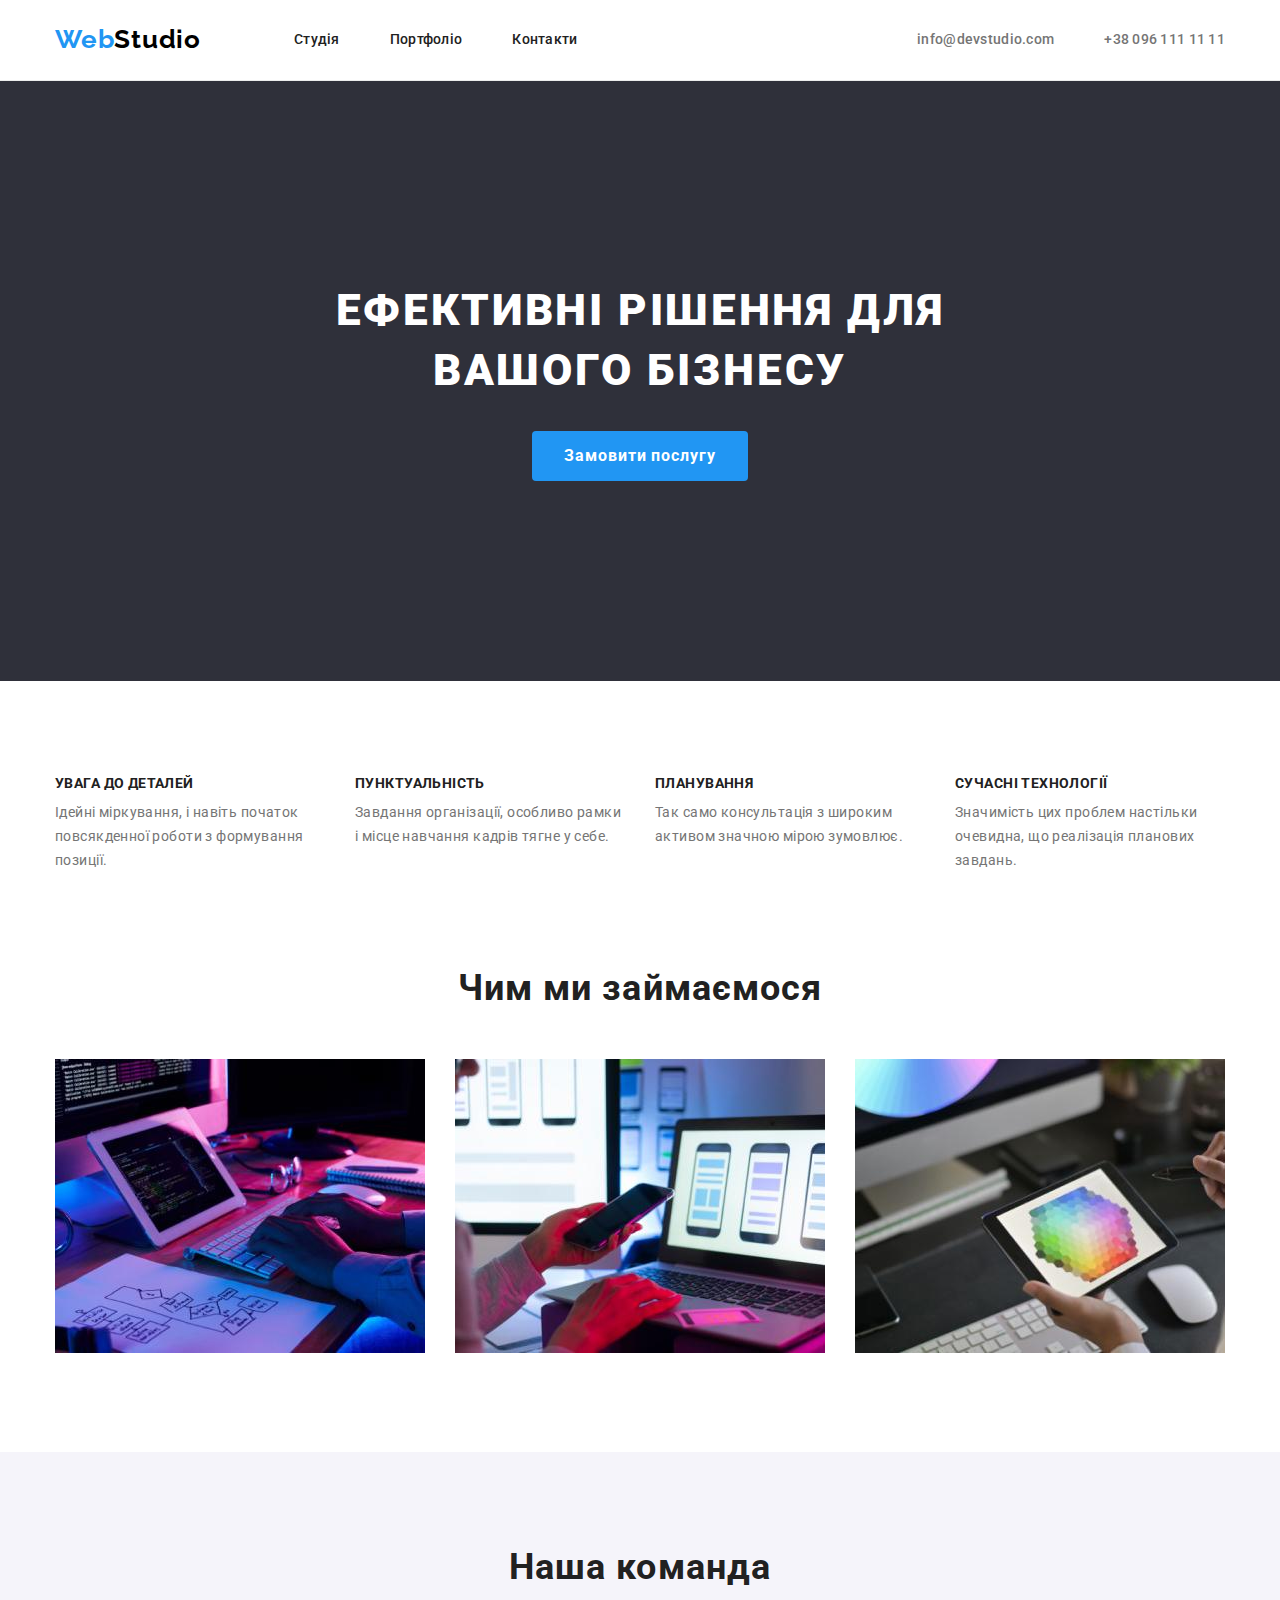
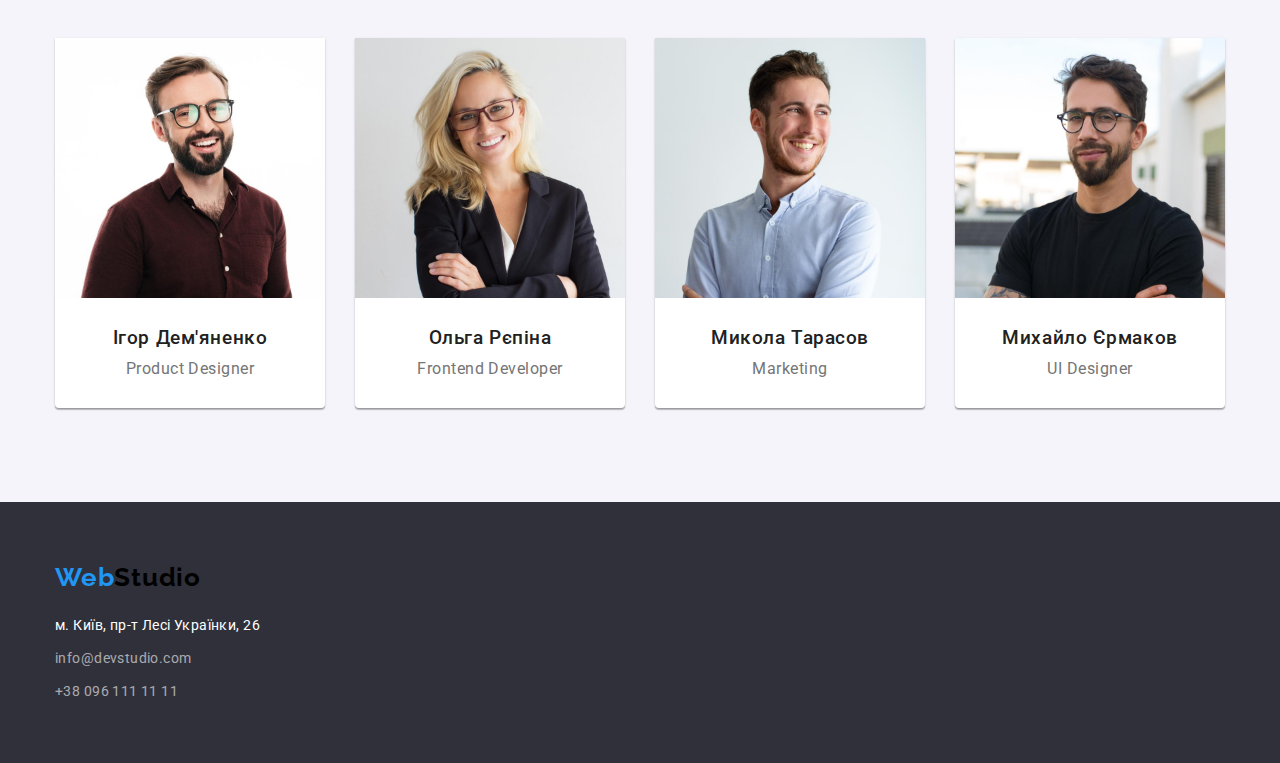
<file: index.html>
<!DOCTYPE html>
<html lang="en">
  <head>
    <meta charset="UTF-8" />
    <meta http-equiv="X-UA-Compatible" content="IE=edge" />
    <meta name="viewport" content="width=device-width, initial-scale=1.0" />
    <title>Студія</title>
    <link rel="stylesheet" href="https://cdnjs.cloudflare.com/ajax/libs/modern-normalize/1.1.0/modern-normalize.css"/>
    <link
      href="https://fonts.googleapis.com/css2?family=Raleway:wght@700&family=Roboto:wght@400;500;700;900&display=swap"
      rel="stylesheet"
    />
    <link rel="stylesheet" href="./hw1_style.css">
  </head>
  <body>
    <header class="page-navigation">
      <div class="navigation-wrapper container">
        <a href="" class="page-logo"> <span class="logo-web">Web</span><span class="logo-studio">Studio</span> </a>
      <nav class="navigation-menu">
        <ul class="navigation-items">
          <li class="navigation-list"><a href="#" class="navigation-list studio-item">Студія</a></li>
          <li class="navigation-list"><a href="./portfolio.html" class="navigation-list portfolio-item">Портфоліо</a></li>
          <li class="navigation-list"><a href="#" class="navigation-list contackts-item">Контакти</a></li>
        </ul>
      </nav>
      <ul class="studio-info">
        <li class="studio-list"><a href="mailto:info@devstudio.com" class="studio-list email-elem">info@devstudio.com</a></li>
        <li class="studio-list"><a href="tel:+380961111111" class="studio-list tel-elem">+38 096 111 11 11</a></li>
      </ul>
      </div>
    </header>
    <main>
      <section class="page-service">
        <div class="service-wrapper container">
          <h1 class="service-title">ЕФЕКТИВНІ РІШЕННЯ ДЛЯ<br>ВАШОГО БІЗНЕСУ</h1>
        <button type="button" class="service-btn">Замовити послугу</button>
        </div>
        
      </section>
      <section class="page-benefits section">
        <div class="benefits-wrapper container">
          <h2 class = "heading-hidden">Переваги</h2>
        <ul class="benefits-punkts">
          <li class="benefits-list">
            <h3 class="benefits-heading">УВАГА ДО ДЕТАЛЕЙ</h3>
            <p class="benefits-title">
              Ідейні міркування, і навіть початок повсякденної роботи з
              формування позиції.
            </p>
          </li>
          <li class="benefits-list">
            <h3 class="benefits-heading">ПУНКТУАЛЬНІСТЬ</h3>
            <p class="benefits-title">
              Завдання організації, особливо рамки і місце навчання кадрів тягне
              у себе.
            </p>
          </li>
          <li class="benefits-list">
            <h3 class="benefits-heading">ПЛАНУВАННЯ</h3>
            <p class="benefits-title">
              Так само консультація з широким активом значною мірою зумовлює.
            </p>
          </li>
          <li class="benefits-list">
            <h3 class="benefits-heading">СУЧАСНІ ТЕХНОЛОГІЇ</h3>
            <p class="benefits-title">
              Значимість цих проблем настільки очевидна, що реалізація планових
              завдань.
            </p>
          </li>
        </ul>
        </div>
        
      </section>
      <section class="page-work">
        <div class="work-wrapper container">
          <h2 class="work-directions">Чим ми займаємося</h2>
        <ul class="directions-punkts">
          <li class="directions-list">
            <img
              src="./hw1_images/desktop.jpg"
              alt="Десктопні додатки"
              width="370"
            />
          </li>
          <li class="directions-list">
            <img src="./hw1_images/phone.jpg" alt="Мобільні додатки" width="370" />
          </li>
          <li class="directions-list">
            <img
              src="./hw1_images/design.jpg"
              alt="Дизайнерські рішення"
              width="370"
            />
          </li>
        </ul>
        </div>
        
      </section>
      <section class="page-employers section">
        <div class="employers-wrapper container">
          <h2 class="our-team">Наша команда</h2>
        <ul class="employers-punkts">
          <li class="employers-list">
            <img
              class="employers-image"
              src="./hw1_images/ihor_demyanenko.jpg"
              alt="Ігор Дем'яненко"
              width="270"
            />
            <h3 class="employers-name">Ігор Дем'яненко</h3>
            <p class="employers-speciality">Product Designer</p>
            
            
          </li>
          <li class="employers-list">
            <img 
              class="employers-image"
              src="./hw1_images/olga_repina.jpg"
              alt="Ольга Рєпіна"
              width="270"
            />
            <h3 class="employers-name">Ольга Рєпіна</h3>
            <p class="employers-speciality">Frontend Developer</p>
            
            
          </li>
          <li class="employers-list">
            <img
              class="employers-image"
              src="./hw1_images/mykola_tarasov.jpg"
              alt="Микола Тарасов"
              width="270"
            />
            <h3 class="employers-name">Микола Тарасов</h3>
            <p class="employers-speciality">Marketing</p>
            
          </li>
          <li class="employers-list">
            <img
              class="employers-image"
              src="./hw1_images/mykhailo_ermakov.jpg"
              alt="Михайло Єрмаков"
              width="270"
            />
              <h3 class="employers-name">Михайло Єрмаков</h3>
              <p class="employers-speciality">UI Designer</p>  
          </li>
        </ul>
      </section>
        </div>
        
    </main>
    <footer class="page-info">
      <div class="page-info-wrapper container">
        <a href="" class="page-logo "> <span class="logo-web">Web</span><span class="logo-studio">Studio</span> </a>
      <address class="info-container">
        <ul class="info-items">
            <li class="info-list"><a href="" class="info-map">м. Київ, пр-т Лесі Українки, 26 </a></li>
            <li class="info-list"><a href="mailto:info@devstudio.com" class="info-items info-email">info@devstudio.com</a></li>
            <li class="info-list"><a href="tel:+380961111111" class="info-items info-phone">+38 096 111 11 11</a></li>
          
        </ul>
      </address>
      </div>
      
    </footer>
  </body>
</html>
</file>
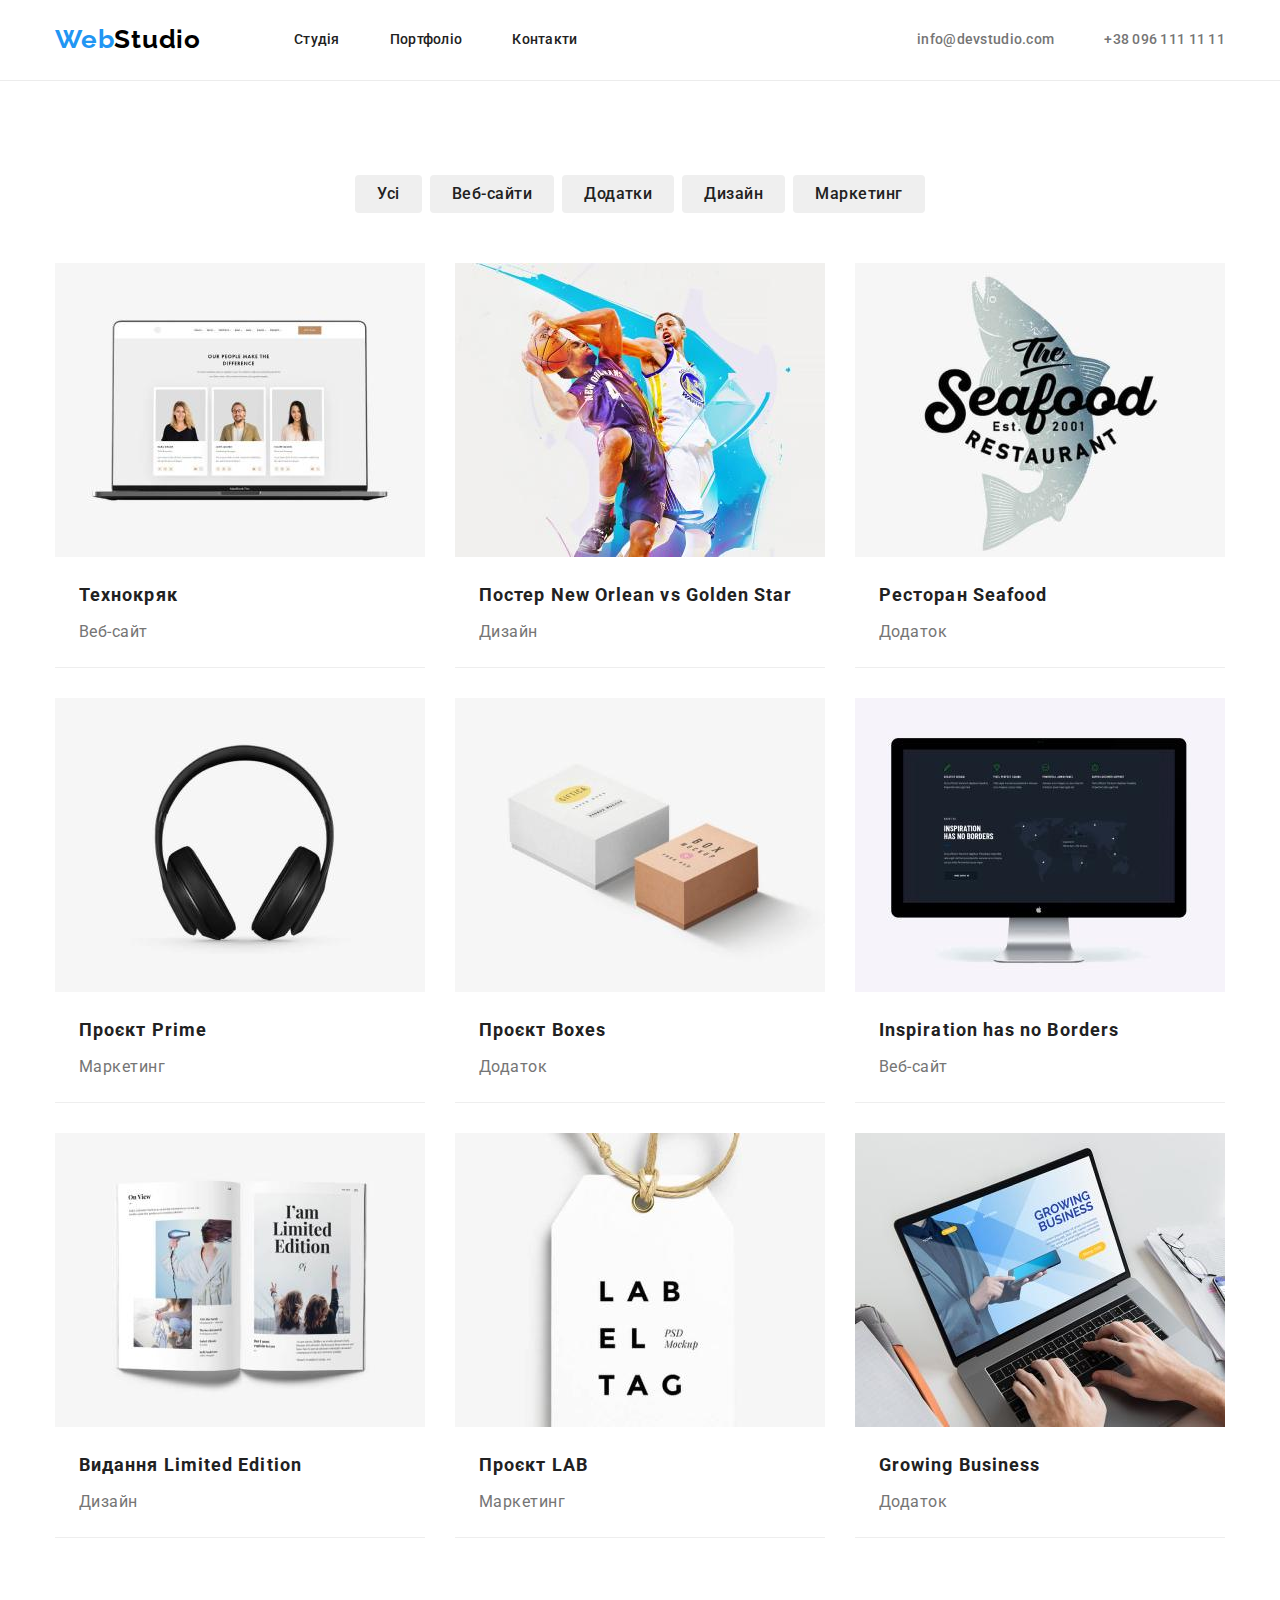
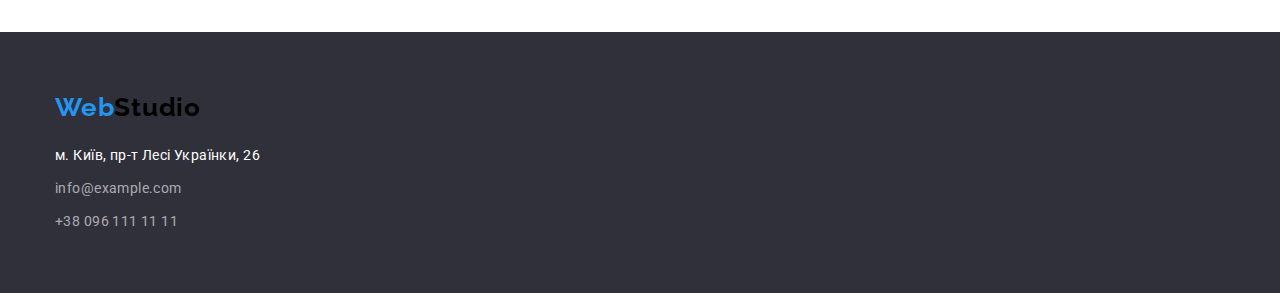
<file: portfolio.html>
<!DOCTYPE html>
<html lang="en">
  <head>
    <meta charset="UTF-8" />
    <meta http-equiv="X-UA-Compatible" content="IE=edge" />
    <meta name="viewport" content="width=device-width, initial-scale=1.0" />
    <title>Портфоліо</title>
    <link
      rel="stylesheet"
      href="https://cdnjs.cloudflare.com/ajax/libs/modern-normalize/1.1.0/modern-normalize.css"
    />
    <link
      href="https://fonts.googleapis.com/css2?family=Raleway:wght@700&family=Roboto:wght@400;500;700;900&display=swap"
      rel="stylesheet"
    />
    <link rel="stylesheet" href="./css/styles.css" />
  </head>
  <body>
    <header class="page-navigation">
      <div class="navigation-wrapper container">
        <a href="" class="page-logo"
          ><span class="logo-web">Web</span
          ><span class="logo-studio">Studio</span></a
        >
        <nav class="navigation-container">
          <ul class="navigation-items">
            <li class="navigation-list">
              <a href="./index.html" class="navigation-list studio-item"
                >Студія</a
              >
            </li>
            <li class="navigation-list">
              <a href="#" class="navigation-list portfolio-item">Портфоліо</a>
            </li>
            <li class="navigation-list">
              <a href="#" class="navigation-list contackts-item">Контакти</a>
            </li>
          </ul>
        </nav>
        <ul class="studio-info">
          <li class="studio-list">
            <a href="mailto:info@devstudio.com" class="studio-list email-elem"
              >info@devstudio.com</a
            >
          </li>
          <li class="studio-list">
            <a href="tel:+380961111111" class="studio-list tel-elem"
              >+38 096 111 11 11</a
            >
          </li>
        </ul>
      </div>
    </header>
    <main class="page-assortment">
      <section class="assortment-filter-card section">
        <div class="assortment-wrapper container">
          <h2 class="heading-hidden">Filter of assortment</h2>
          <ul class="btn-items">
            <li class="btn-list">
              <button type="button" class="btn-elem">Усі</button>
            </li>
            <li class="btn-list">
              <button type="button" class="btn-elem">Веб-сайти</button>
            </li>
            <li class="btn-list">
              <button type="button" class="btn-elem">Додатки</button>
            </li>
            <li class="btn-list">
              <button type="button" class="btn-elem">Дизайн</button>
            </li>
            <li class="btn-list">
              <button type="button" class="btn-elem">Маркетинг</button>
            </li>
          </ul>
          <ul class="assortment-cards">
            <li class="cards-list">
              <img
                src="./images/technokryak-website.jpg"
                alt="Технокряк"
                width="370"
                class="cards-image"
              />
              
                <h3 class="assortment-title">Технокряк</h3>
                <p class="assortment-description">Веб-сайт</p>
              
            </li>
            <li class="cards-list">
              <img
                src="./images/poster-design.jpg"
                alt="Постер New Orlean vs Golden Star"
                width="370"
                class="cards-image"
              />
              
                <h3 class="assortment-title">
                  Постер New Orlean vs Golden Star
                </h3>
                <p class="assortment-description">Дизайн</p>
              
            </li>
            <li class="cards-list">
              <img
                src="./images/restoran-app.jpg"
                alt="Ресторан Seafood"
                width="370"
                class="cards-image"
              />
              
                <h3 class="assortment-title">Ресторан Seafood</h3>
                <p class="assortment-description">Додаток</p>
              
            </li>
            <li class="cards-list">
              <img
                src="./images/projct-marketing.jpg"
                alt="Проєкт Prime"
                width="370"
                class="cards-image"
              />
              
                <h3 class="assortment-title">Проєкт Prime</h3>
                <p class="assortment-description">Маркетинг</p>
              
            </li>
            <li class="cards-list">
              <img
                src="./images/projct-app.jpg"
                alt="Проєкт Boxes"
                width="370"
                class="cards-image"
              />
              
                <h3 class="assortment-title">Проєкт Boxes</h3>
                <p class="assortment-description">Додаток</p>
              
            </li>
            <li class="cards-list">
              <img
                src="./images/inspiration-website.jpg"
                alt="Inspiration has no Borders"
                width="370"
                class="cards-image"
              />
              
                <h3 class="assortment-title">Inspiration has no Borders</h3>
                <p class="assortment-description">Веб-сайт</p>
              
            </li>
            <li class="cards-list">
              <img
                src="./images/publication-design.jpg"
                alt="Видання Limited Edition"
                width="370"
                class="cards-image"
              />
              
                <h3 class="assortment-title">Видання Limited Edition</h3>
                <p class="assortment-description">Дизайн</p>
              
            </li>
            <li class="cards-list">
              <img
                src="./images/projct-lab.jpg"
                alt="Проєкт LAB"
                width="370"
                class="cards-image"
              />
              
                <h3 class="assortment-title">Проєкт LAB</h3>
                <p class="assortment-description">Маркетинг</p>
              
            </li>
            <li class="cards-list">
              <img
                src="./images/growing-app.jpg"
                alt="Growing Business"
                width="370"
                class="cards-image"
              />
                <h3 class="assortment-title">Growing Business</h3>
                <p class="assortment-description">Додаток</p>
              </div>
            </li>
          </ul>
        </div>
      </section>
    </main>
    <footer class="page-info">
      <div class="info-wrapper container">
        <a href="" class="page-logo"
          ><span class="logo-web">Web</span
          ><span class="logo-studio">Studio</span></a
        >
        <address class="info-container">
          <ul class="info-items">
            <li class="info-list">
              <a href="" class="info-map">м. Київ, пр-т Лесі Українки, 26</a>
            </li>
            <li class="info-list">
              <a href="mailto:info@example.com" class="info-items info-email"
                >info@example.com</a
              >
            </li>
            <li class="info-list">
              <a href="tel:+380961111111" class="info-items info-phone"
                >+38 096 111 11 11</a
              >
            </li>
          </ul>
        </address>
      </div>
    </footer>
  </body>
</html>
</file>
<file: hw1_style.css>
:root {
  --page-background: #ffffff;
  --header-border-bottom: #ececec;
  --page-service-background: #2f303a;
  --page-employers-background: #f5f4fa;
  --page-info-background: #2f303a;
  --main-page-color: #212121;
  --logo-web: #2196f3;
  --logo-studio: #000000;
  --navigation-items-hover: #2196f3;
  --studio-info: #757575;
  --btn-items-color-hf: #ffffff;
  --btn-items-background-hf: #2196f3;
  --assortment-description: #757575;
  --info-items: rgba(255, 255, 255, 0.6);
  --info-map: #ffffff;
  --service-title: #ffffff;
  --service-btn-background: #2196f3;
  --service-btn-background-hf: #188ce8;
  --page-title-color: #757575;
}

body {
  font-family: "Roboto", sans-serif;
  color: var(--main-page-color);
}
h1,
h2,
h3 {
  margin: 0;
  padding: 0;
}
ul,
p {
  margin: 0;
  padding: 0;
}
/* HEADER */
.container {
  max-width: 1200px;
  margin: 0 auto;
  padding: 0px 15px;
}
.section {
  padding: 94px 0px;
}
.page-navigation {
  padding-top: 24px;
  padding-bottom: 25px;
  background-color: var(--page-background);
  border-bottom: 1px solid var(--header-border-bottom);
}
.page-logo {
  font-family: "Raleway", sans-serif;
  font-weight: 700;
  font-size: 26px;
  text-decoration: none;
  line-height: calc(31 / 26);
  letter-spacing: 0.03em;
  display: inline-block;
}
.navigation-wrapper {
  display: flex;
  align-items: center;
}

.logo-web {
  color: var(--logo-web);
}
.logo-studio {
  color: var(--logo-studio);
}
.navigation-menu {
  margin-left: 93px;
}
.navigation-items {
  display: flex;
  gap: 50px;
  list-style-type: none;
}
.navigation-list {
  color: inherit;
  text-decoration: none;
  font-weight: 500;
  font-size: 14px;
  line-height: calc(16.41 / 14);
  letter-spacing: 0.02em;
}
.navigation-list:hover,
.navigation-list:focus {
  color: var(--navigation-items-hover);
}
.studio-item {
}
.portfolio-item {
}
.contackts-item {
}
.studio-info {
  margin-left: auto;
  display: flex;
}
.studio-list {
  list-style-type: none;
  text-decoration: none;
  color: var(--studio-info);
  font-weight: 500;
  font-size: 14px;
  line-height: calc(16.41 / 14);
  letter-spacing: 0.02em;
  margin-right: 50px;
}
.studio-list:last-child {
  margin: 0;
}
.studio-list:hover,
.studio-list:focus {
  color: var(--navigation-items-hover);
}
.email-elem {
}
.tel-elem {
}
/* MAIN */
.page-service {
  padding: 200px 0px;
  background-color: var(--page-service-background);
}
.service-wrapper {
  text-align: center;
}
.service-title {
  color: var(--service-title);
  font-size: 44px;
  font-weight: 900;
  line-height: 1.36;
  letter-spacing: 0.06em;
}
.service-btn {
  cursor: pointer;
  background-color: var(--service-btn-background);
  color: var(--service-title);
  font-family: inherit;
  font-size: 16px;
  font-weight: 700;
  line-height: 1.9;
  letter-spacing: 0.06em;
  display: inline-block;
  margin-top: 30px;
  border: none;
  border-radius: 4px;
  padding: 10px 32px;
  min-width: 216px;
}
.service-btn:hover,
.service-btn:focus {
  background-color: var(--service-btn-background-hf);
}
.page-benefits {
}
.benefits-wrapper {
}
.benefits-punkts {
  list-style-type: none;
  display: flex;
}
.benefits-punkts .benefits-list {
  width: calc((100% - 3 * 30px) / 4);
  margin-right: 30px;
}
.benefits-list:last-child {
  margin-right: 0;
}
.benefits-list {
  /* display: flex; */
}
.benefits-heading {
  font-size: 14px;
  line-height: 1.17;
  letter-spacing: 0.03em;
}
.benefits-list .benefits-title {
  margin-top: 10px;
}
.benefits-title {
  font-size: 14px;
  color: var(--page-title-color);
  line-height: 1.71;
  letter-spacing: 0.03em;
}
.page-work {
}
.page-work .section {
  padding-bottom: 94px;
}
.work-wrapper {
}
.work-directions {
  font-size: 36px;
  line-height: 1.17;
  letter-spacing: 0.03em;

  text-align: center;
  margin-bottom: 50px;
}
.directions-punkts {
  list-style-type: none;
  padding-bottom: 94px;
  display: flex;
}
.directions-punkts .directions-list {
  width: calc((100% - 2 * 30px) / 3);
  margin-right: 30px;
}
.page-employers {
  background: var(--page-employers-background);
}
.our-team {
  font-size: 36px;
  line-height: 1.17;
  letter-spacing: 0.03em;
}
.employers-wrapper {
}
.page-employers .our-team {
  text-align: center;
  margin-bottom: 50px;
}
.employers-punkts {
  list-style-type: none;
  display: flex;
}
.employers-list {
  text-align: center;
  background-color: var(--page-background);
  min-width: 270px;
  box-shadow: 0px 1px 3px rgba(0, 0, 0, 0.12), 0px 1px 1px rgba(0, 0, 0, 0.14),
    0px 2px 1px rgba(0, 0, 0, 0.2);
  border-radius: 0px 0px 4px 4px;
  width: calc((100% - 3 * 30px) / 4);
  margin-right: 30px;
  padding-bottom: 30px;
}
.employers-list:last-child {
  margin: 0;
}
.employers-name {
  font-weight: 500;
  line-height: 1.17;
  letter-spacing: 0.03em;
  margin-top: 30px;
  margin-bottom: 10px;
}
.employers-image {
  display: block;
}
.employers-speciality {
  color: var(--page-title-color);
  line-height: 1.17;
  letter-spacing: 0.03em;
}
.employers-subtitle {
}

.page-info {
  padding: 60px 0px;
  background-color: var(--page-info-background);
}
.page-info-wrapper {
}
.page-info-wrapper .page-logo {
  margin-bottom: 20px;
}
.info-container {
}
.info-items {
  list-style-type: none;
  text-decoration: none;
  color: var(--info-items);
  font-size: 14px;
  font-style: normal;
  line-height: calc(24 / 14);
  letter-spacing: 0.03em;
}

.info-items:hover,
.info-items:focus {
  color: var(--navigation-items-hover);
}
.info-list {
  margin-bottom: 9px;
}
.info-list:last-child {
  margin: 0;
}
.info-map {
  text-decoration: none;
  color: var(--info-map);
  font-size: 14px;
  font-weight: 400;
  font-style: normal;
  line-height: calc(24 / 14);
  letter-spacing: 0.03em;
}
.info-map:hover,
.info-map:focus {
  color: var(--navigation-items-hover);
}
.info-email {
}
.info-phone {
}
.heading-hidden {
  position: absolute;
  width: 1px;
  height: 1px;
  margin: -1px;
  border: 0;
  padding: 0;
  white-space: nowrap;
  clip-path: inset(100%);
  clip: rect(0 0 0 0);
  overflow: hidden;
}
</file>
<file: css/styles.css>
:root {
  --header-background: #ffffff;
  --header-border-bottom: #ececec;
  --page-info-background: #2f303a;
  --logo-web: #2196f3;
  --logo-studio: #000000;
  --navigation-items: #212121;
  --navigation-items-hover: #2196f3;
  --studio-info: #757575;
  --main-page-color: #212121;
  --btn-items-color-hf: #ffffff;
  --btn-items-background-hf: #2196f3;
  --assortment-description: #757575;
  --info-items: rgba(255, 255, 255, 0.6);
  --info-map: #ffffff;
  --card-border-color: #eeeeee;
}

body {
  font-family: "Roboto", sans-serif;
  color: var(--main-page-color);
}
h1,
h2,
h3 {
  margin: 0;
  padding: 0;
}
ul,
p {
  margin: 0;
  padding: 0;
}
.container {
  max-width: 1200px;
  padding: 0px 15px;
  margin: 0 auto;
}
.section {
  padding: 94px 0px;
}
.navigation-wrapper {
  display: flex;
  align-items: center;
}
.page-logo {
  text-decoration: none;
  font-family: "Raleway", sans-serif;
  font-weight: 700;
  font-size: 26px;
  line-height: calc(31 / 26);
  letter-spacing: 0.03em;
  display: inline-block;
}
.logo-web {
  color: var(--logo-web);
}
.logo-studio {
  color: var(--logo-studio);
}
.navigation-items {
  list-style-type: none;

  display: flex;
}
.navigation-list {
  text-decoration: none;
  color: inherit;
  font-weight: 500;
  font-size: 14px;
  line-height: calc(16.41 / 14);
  letter-spacing: 0.02em;
}
.navigation-list:hover,
.navigation-list:focus {
  color: var(--navigation-items-hover);
}
.page-navigation {
  padding-top: 24px;
  padding-bottom: 25px;
  background-color: var(--header-background);
  border-bottom: 1px solid var(--header-border-bottom);
}
.navigation-container {
  margin-left: 93px;
}
.navigation-items {
  gap: 50px;
}
.navigation-list {
}
.studio-item {
}
.portfolio-item {
}
.contackts-item {
}
/**/
.studio-info {
  display: flex;
  margin-left: auto;
}
.studio-list {
  list-style-type: none;
  text-decoration: none;
  color: var(--studio-info);
  font-weight: 500;
  font-size: 14px;
  line-height: calc(16.41 / 14);
  letter-spacing: 0.02em;
  margin-left: 50px;
}
.studio-list:nth-child(odd) {
  margin: 0;
}
.studio-list:hover,
.studio-list:focus {
  color: var(--navigation-items-hover);
}
.email-elem {
}
.tel-elem {
}
.page-assortment {
}
.assortment-filter-card {
}
.btn-items {
  display: flex;
  justify-content: center;
  margin-bottom: 50px;
}
.btn-list {
  list-style-type: none;
  font-size: 16px;
  display: block;
  margin-left: 8px;
}
.btn-list:first-child {
  margin-left: 0;
}

.btn-elem {
  cursor: pointer;
  color: inherit;
  border: 0;
  font-family: inherit;
  font-size: inherit;
  font-weight: 500;
  line-height: calc(26 / 16);
  letter-spacing: 0.03em;

  padding: 6px 22px;
  border-radius: 4px;
}
.btn-elem:hover,
.btn-elem:focus {
  color: var(--btn-items-color-hf);
  background-color: var(--btn-items-background-hf);
  box-shadow: 0px 3px 1px rgba(0, 0, 0, 0.1), 0px 1px 2px rgba(0, 0, 0, 0.08),
    0px 2px 2px rgba(0, 0, 0, 0.12);
}
.assortment-selection {
}
.assortment-cards {
  display: flex;
  flex-wrap: wrap;
}
.cards-list {
  list-style-type: none;
  width: calc((100% - 2 * 30px) / 3);
  margin-left: 30px;
  margin-bottom: 30px;
  border-bottom: 1px solid var(--card-border-color);
}

.cards-list:nth-child(3n + 1) {
  margin-left: 0;
}
.cards-list:nth-child(n + 7) {
  margin-bottom: 0;
}
.cards-image {
  display: block;
}
.assortment-title {
  color: inherit;
  font-size: 18px;
  line-height: calc(36 / 18);
  letter-spacing: 0.06em;
  margin-top: 20px;
  margin-bottom: 4px;
  padding: 0px 24px;
}
.assortment-description {
  color: var(--assortment-description);
  line-height: calc(30 / 16);
  letter-spacing: 0.03em;
  padding: 0px 24px 20px 24px;
}
.page-info {
  background-color: var(--page-info-background);
  padding: 60px 0px;
}
.info-wrapper {
}
.info-wrapper .page-logo {
  margin-bottom: 20px;
}

.info-list {
  margin-bottom: 9px;
}
.info-list:last-child {
  margin: 0;
}
.info-map {
  text-decoration: none;
  color: var(--info-map);
  font-size: 14px;
  font-style: normal;
  line-height: calc(24 / 14);
  letter-spacing: 0.03em;
}
.info-map:hover,
.info-map:focus {
  color: var(--navigation-items-hover);
}
.info-items {
  list-style-type: none;
  text-decoration: none;
  color: var(--info-items);
  font-size: 14px;
  font-style: normal;
  line-height: calc(24 / 14);
  letter-spacing: 0.03em;
}
.info-items:hover,
.info-items:focus {
  color: var(--navigation-items-hover);
}
.info-email {
}
.info-phone {
}
.heading-hidden {
  position: absolute;
  width: 1px;
  height: 1px;
  margin: -1px;
  border: 0;
  padding: 0;
  white-space: nowrap;
  clip-path: inset(100%);
  clip: rect(0 0 0 0);
  overflow: hidden;
}
</file>
